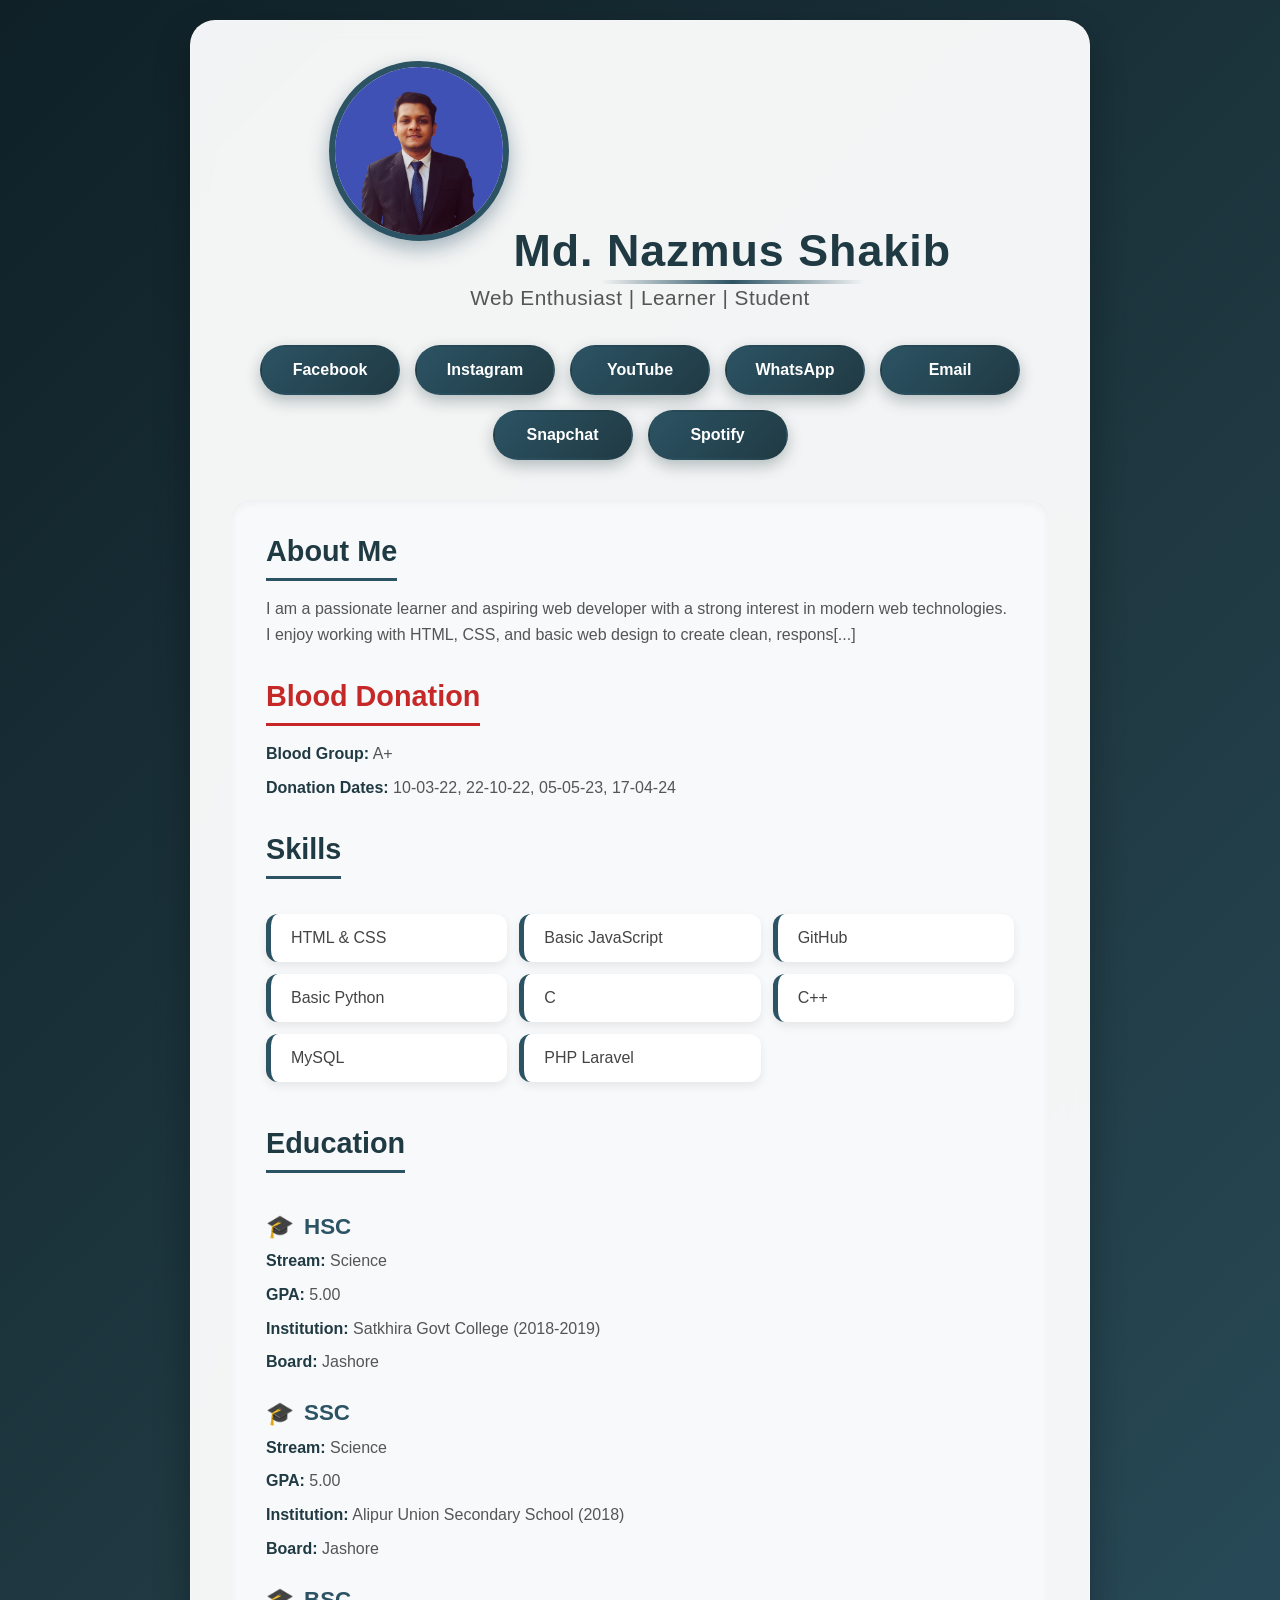
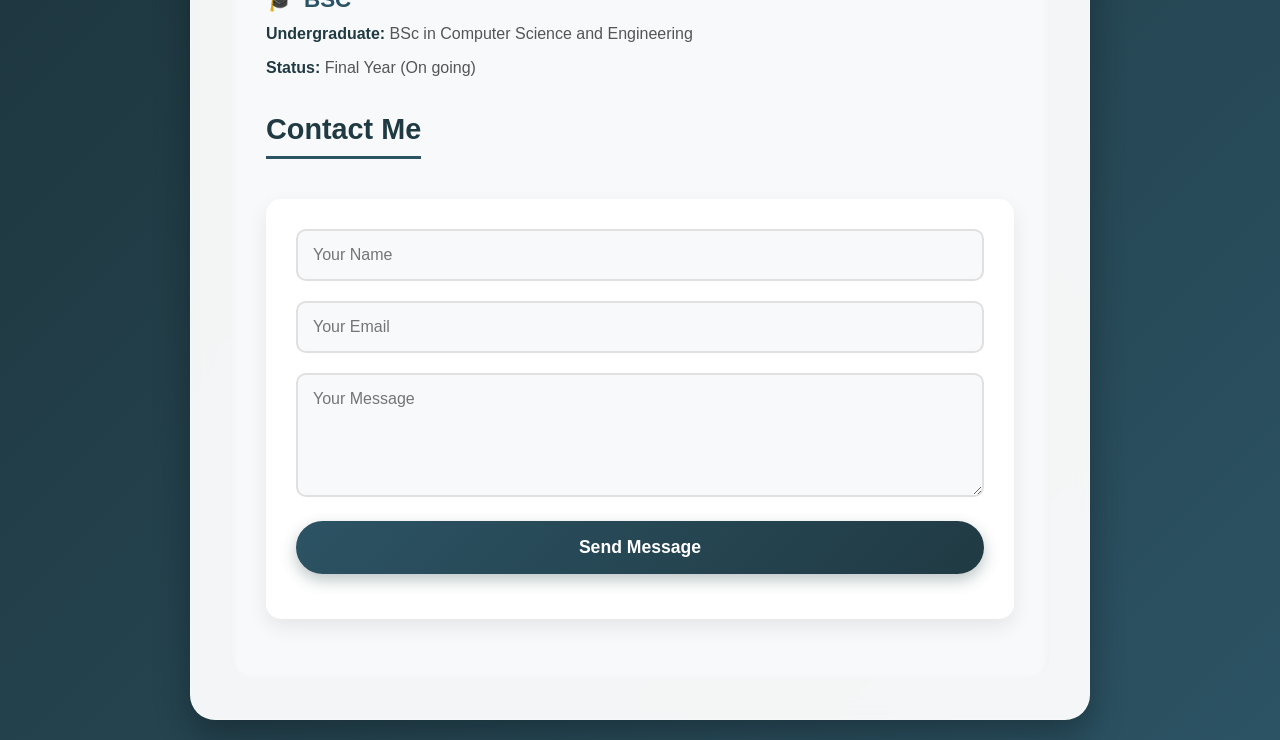
<file: index.html>
<!DOCTYPE html>
<html lang="en">

<head>
    <meta charset="UTF-8">
    <title>Md. Nazmus Shakib | Portfolio</title>
    <link rel="stylesheet" href="style.css">
</head>

<body>

    <div class="container">
        <img src="IMG-20250121-WA0007[1].jpg" class="profile">
        <h1>Md. Nazmus Shakib</h1>
        <p class="bio">
            Web Enthusiast | Learner | Student
        </p>

        <div class="links">
            <a href="https://www.facebook.com/share/1BiJdWSDXL/" target="_blank">Facebook</a>
            <a href="https://www.instagram.com/mdnazmus.shakib?igsh=NTE2bjJrYTM1ZnNm" target="_blank">Instagram</a>
            <a href="--" target="_blank">YouTube</a>
            <a href="https://wa.me/8801716333670" target="_blank">WhatsApp</a>
            <a href="mailto:nazmusshakib335@gmail.com" target="_blank">Email</a>
            <a href="https://www.snapchat.com/add/nazmusshaki9624?share_id=SqFxjNCRAt4&locale=en-US" target="_blank">Snapchat</a>
            <a href="https://open.spotify.com/user/31kqtjba6ay3syr3rrqhbtln3y2q?si=qJ8dYZ2ISSeCxE1NaBL5Ow" target="_blank">Spotify</a>
        </div>

        <div class="cv">
            <h2>About Me</h2>
            <p>I am a passionate learner and aspiring web developer with a strong interest in modern web technologies. I enjoy working with HTML, CSS, and basic web design to create clean, respons[...]
            
         

            <h2>Blood Donation</h2>
            <p><strong>Blood Group:</strong> A+</p>
            <p><strong>Donation Dates:</strong> 10-03-22, 22-10-22, 05-05-23, 17-04-24</p>

            <h2>Skills</h2>
            <ul>
                <li>HTML & CSS</li>
                <li>Basic JavaScript</li>
                <li>GitHub</li>
                <li>Basic Python</li>
                <li>C</li>
                <li>C++</li>
                <li>MySQL</li>
                <li>PHP Laravel</li>
            </ul>

          

            <h2>Education</h2>
            
            <h3>HSC</h3>
            <p><strong>Stream:</strong> Science</p>
            <p><strong>GPA:</strong> 5.00</p>
            <p><strong>Institution:</strong> Satkhira Govt College (2018-2019)</p>
            <p><strong>Board:</strong> Jashore</p>

            <h3>SSC</h3>
            <p><strong>Stream:</strong> Science</p>
            <p><strong>GPA:</strong> 5.00</p>
            <p><strong>Institution:</strong> Alipur Union Secondary School (2018)</p>
            <p><strong>Board:</strong> Jashore</p>

            <h3>BSC</h3>
            <p><strong>Undergraduate:</strong> BSc in Computer Science and Engineering</p>
            <p><strong>Status:</strong> Final Year (On going)</p>
            

            <h2>Contact Me</h2>
            <form class="contact-form" id="contactForm">
                <div class="form-group">
                    <input type="text" id="name" placeholder="Your Name" required>
                </div>
                <div class="form-group">
                    <input type="email" id="email" placeholder="Your Email" required>
                </div>
                <div class="form-group">
                    <textarea id="message" rows="5" placeholder="Your Message" required></textarea>
                </div>
                <button type="submit" class="submit-btn">Send Message</button>
                <p id="formMessage" class="form-message"></p>
            </form>
        </div>
    </div>

    <script>
        // Form submission handling
        document.getElementById('contactForm').addEventListener('submit', function(e) {
            e.preventDefault();
            
            const name = document.getElementById('name').value;
            const email = document.getElementById('email').value;
            const message = document.getElementById('message').value;
            const formMessage = document.getElementById('formMessage');
            
            // Simple validation
            if(name && email && message) {
                formMessage.textContent = `Thank you ${name}! Your message has been sent successfully.`;
                formMessage.style.color = "#4CAF50";
                
                // Reset form
                document.getElementById('contactForm').reset();
                
                // Clear message after 5 seconds
                setTimeout(() => {
                    formMessage.textContent = "";
                }, 5000);
            } else {
                formMessage.textContent = "Please fill in all fields.";
                formMessage.style.color = "#f44336";
            }
        });
    </script>

</body>

</html>
</file>
<file: style.css>
/* Reset and Base Styles */
* {
    margin: 0;
    padding: 0;
    box-sizing: border-box;
    font-family: 'Segoe UI', Tahoma, Geneva, Verdana, sans-serif;
}

body {
    background: linear-gradient(135deg, #0f2027, #203a43, #2c5364);
    color: #333;
    min-height: 100vh;
    display: flex;
    justify-content: center;
    align-items: center;
    padding: 20px;
}

/* Container */
.container {
    background: rgba(255, 255, 255, 0.95);
    backdrop-filter: blur(10px);
    border-radius: 25px;
    box-shadow: 0 15px 35px rgba(0, 0, 0, 0.3);
    max-width: 900px;
    width: 100%;
    padding: 40px;
    text-align: center;
    border: 1px solid rgba(255, 255, 255, 0.2);
    animation: fadeIn 0.8s ease-out;
}

/* Profile Image */
.profile {
    width: 180px;
    height: 180px;
    border-radius: 50%;
    object-fit: cover;
    border: 6px solid #2c5364;
    box-shadow: 0 8px 20px rgba(44, 83, 100, 0.4);
    margin: 0 auto 25px;
    transition: transform 0.3s ease, box-shadow 0.3s ease;
}

.profile:hover {
    transform: scale(1.05);
    box-shadow: 0 12px 25px rgba(44, 83, 100, 0.6);
}

/* Name */
h1 {
    color: #203a43;
    font-size: 2.8rem;
    margin-bottom: 10px;
    font-weight: 700;
    letter-spacing: 1px;
    position: relative;
    display: inline-block;
}

h1::after {
    content: '';
    position: absolute;
    width: 60%;
    height: 4px;
    background: linear-gradient(to right, transparent, #2c5364, transparent);
    bottom: -8px;
    left: 20%;
    border-radius: 2px;
}

/* Bio Tagline */
.bio {
    color: #555;
    font-size: 1.3rem;
    margin-bottom: 35px;
    font-weight: 500;
    letter-spacing: 0.5px;
}

/* Social Links */
.links {
    display: flex;
    flex-wrap: wrap;
    justify-content: center;
    gap: 15px;
    margin-bottom: 40px;
}

.links a {
    display: inline-flex;
    align-items: center;
    justify-content: center;
    padding: 14px 28px;
    background: linear-gradient(135deg, #2c5364, #203a43);
    color: white;
    text-decoration: none;
    border-radius: 50px;
    font-weight: 600;
    font-size: 1rem;
    transition: all 0.3s ease;
    box-shadow: 0 6px 15px rgba(32, 58, 67, 0.3);
    min-width: 140px;
    border: 2px solid transparent;
}

.links a:hover {
    transform: translateY(-5px);
    box-shadow: 0 12px 20px rgba(32, 58, 67, 0.5);
    background: linear-gradient(135deg, #203a43, #0f2027);
    border-color: #2c5364;
}

/* CV Section */
.cv {
    text-align: left;
    background: #f8f9fa;
    padding: 35px;
    border-radius: 20px;
    margin-top: 30px;
    box-shadow: inset 0 2px 10px rgba(0, 0, 0, 0.05);
}

.cv h2 {
    color: #203a43;
    font-size: 1.8rem;
    margin: 25px 0 15px;
    padding-bottom: 10px;
    border-bottom: 3px solid #2c5364;
    display: inline-block;
}

.cv h2:first-of-type {
    margin-top: 0;
}

/* Quote Styling */
blockquote {
    background: linear-gradient(to right, #e3f2fd, #f0f7ff);
    border-left: 6px solid #2c5364;
    padding: 20px;
    margin: 25px 0;
    border-radius: 0 15px 15px 0;
    font-style: italic;
    color: #203a43;
    font-size: 1.2rem;
    box-shadow: 0 5px 15px rgba(0, 0, 0, 0.05);
}

/* Blood Donation Section */
.cv h2:nth-of-type(2) {
    color: #c62828;
    border-bottom-color: #c62828;
}

.cv p strong {
    color: #203a43;
}

/* Skills List */
ul {
    list-style: none;
    padding-left: 0;
    display: grid;
    grid-template-columns: repeat(auto-fit, minmax(200px, 1fr));
    gap: 12px;
    margin: 20px 0;
}

ul li {
    background: white;
    padding: 15px 20px;
    border-radius: 12px;
    box-shadow: 0 4px 10px rgba(0, 0, 0, 0.08);
    transition: all 0.3s ease;
    font-weight: 500;
    color: #444;
    border-left: 5px solid #2c5364;
}

ul li:hover {
    transform: translateX(10px);
    background: #e3f2fd;
    box-shadow: 0 6px 15px rgba(0, 0, 0, 0.1);
}

/* Education Sections */
.cv h3 {
    color: #2c5364;
    font-size: 1.4rem;
    margin-top: 25px;
    margin-bottom: 8px;
    display: flex;
    align-items: center;
}

.cv h3::before {
    content: "🎓";
    margin-right: 10px;
}

.cv p {
    margin-bottom: 8px;
    color: #555;
    line-height: 1.6;
    font-size: 1rem;
}

/* Projects Section */
.projects {
    display: grid;
    grid-template-columns: repeat(auto-fit, minmax(280px, 1fr));
    gap: 25px;
    margin: 25px 0 35px;
}

.project-card {
    background: white;
    padding: 25px;
    border-radius: 15px;
    box-shadow: 0 8px 20px rgba(0, 0, 0, 0.1);
    transition: all 0.3s ease;
    border-top: 5px solid #2c5364;
}

.project-card:hover {
    transform: translateY(-10px);
    box-shadow: 0 15px 30px rgba(0, 0, 0, 0.15);
}

.project-card h3 {
    color: #203a43;
    margin-bottom: 15px;
    font-size: 1.3rem;
}

.project-card p {
    color: #666;
    line-height: 1.6;
    margin-bottom: 15px;
}

.tech-tag {
    display: inline-block;
    background: #e3f2fd;
    color: #2c5364;
    padding: 6px 15px;
    border-radius: 20px;
    font-size: 0.85rem;
    margin-right: 8px;
    margin-bottom: 8px;
    font-weight: 500;
}

/* Contact Form */
.contact-form {
    background: white;
    padding: 30px;
    border-radius: 15px;
    box-shadow: 0 8px 20px rgba(0, 0, 0, 0.08);
    margin: 25px 0;
}

.form-group {
    margin-bottom: 20px;
}

.form-group input,
.form-group textarea {
    width: 100%;
    padding: 15px;
    border: 2px solid #e0e0e0;
    border-radius: 10px;
    font-size: 1rem;
    transition: all 0.3s ease;
    background: #f8f9fa;
}

.form-group input:focus,
.form-group textarea:focus {
    outline: none;
    border-color: #2c5364;
    background: white;
    box-shadow: 0 0 0 3px rgba(44, 83, 100, 0.1);
}

.submit-btn {
    background: linear-gradient(135deg, #2c5364, #203a43);
    color: white;
    border: none;
    padding: 16px 35px;
    border-radius: 50px;
    font-size: 1.1rem;
    font-weight: 600;
    cursor: pointer;
    transition: all 0.3s ease;
    box-shadow: 0 6px 15px rgba(32, 58, 67, 0.3);
    width: 100%;
}

.submit-btn:hover {
    background: linear-gradient(135deg, #203a43, #0f2027);
    transform: translateY(-3px);
    box-shadow: 0 10px 20px rgba(32, 58, 67, 0.4);
}

.form-message {
    text-align: center;
    margin-top: 15px;
    font-weight: 500;
    font-size: 1rem;
}

/* Responsive Design */
@media (max-width: 768px) {
    .container {
        padding: 25px;
    }
    
    h1 {
        font-size: 2.2rem;
    }
    
    .bio {
        font-size: 1.1rem;
    }
    
    .links {
        flex-direction: column;
        align-items: center;
    }
    
    .links a {
        width: 100%;
        max-width: 300px;
    }
    
    ul {
        grid-template-columns: 1fr;
    }
    
    .cv {
        padding: 25px;
    }
    
    .projects {
        grid-template-columns: 1fr;
    }
    
    .contact-form {
        padding: 20px;
    }
}

/* Animation */
@keyframes fadeIn {
    from {
        opacity: 0;
        transform: translateY(30px);
    }
    to {
        opacity: 1;
        transform: translateY(0);
    }
}
</file>
